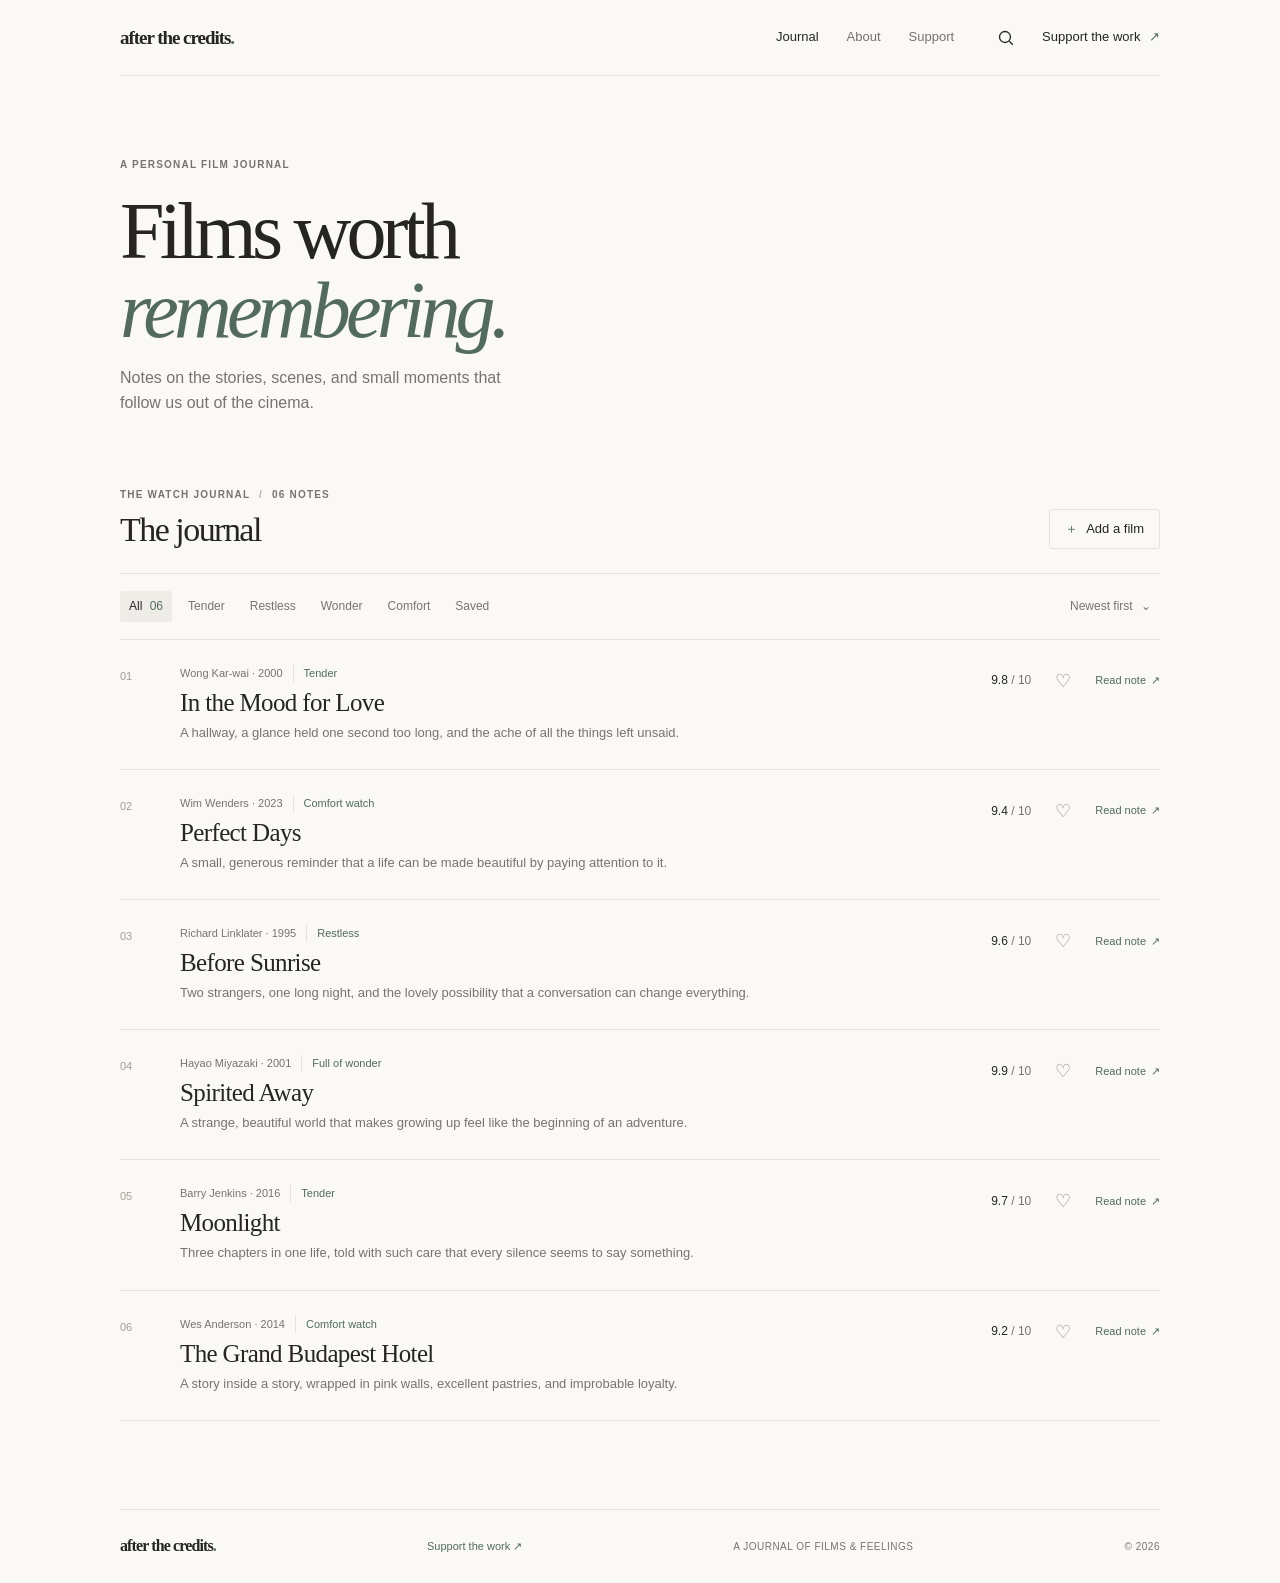
<file: index.html>
<!doctype html>
<html lang="en">
  <head>
    <meta charset="utf-8" />
    <meta name="viewport" content="width=device-width, initial-scale=1" />
    <meta name="theme-color" content="#faf9f6" />
    <meta name="description" content="A personal journal about the films that stay with us." />
    <title>After the Credits — Notes on films we love</title>
    <link rel="stylesheet" href="styles.css" />
  </head>
  <body>
    <header class="site-header">
      <a class="wordmark" href="./index.html#top" aria-label="After the Credits home">after the credits<span>.</span></a>
      <nav class="main-nav" aria-label="Main navigation">
        <a class="nav-link active" href="./index.html#journal">Journal</a>
        <a class="nav-link" href="./index.html#about">About</a>
        <a class="nav-link" href="./support.html">Support</a>
      </nav>
      <div class="header-actions">
        <button class="icon-button search-toggle" aria-label="Open search" title="Search the journal"><svg viewBox="0 0 24 24" aria-hidden="true"><circle cx="10.8" cy="10.8" r="6.6"></circle><path d="m16 16 4.2 4.2"></path></svg></button>
        <a class="header-cta" href="./support.html">Support the work <span aria-hidden="true">↗</span></a>
        <button class="icon-button menu-toggle" aria-label="Open menu" aria-expanded="false"><span></span><span></span></button>
      </div>
    </header>
    <div class="search-panel" aria-hidden="true">
      <label for="site-search">Search the journal</label>
      <div><svg viewBox="0 0 24 24" aria-hidden="true"><circle cx="10.8" cy="10.8" r="6.6"></circle><path d="m16 16 4.2 4.2"></path></svg><input id="site-search" type="search" placeholder="Title, filmmaker, or feeling" autocomplete="off" /><button class="close-search" aria-label="Close search">Esc</button></div>
    </div>

    <main id="top">
      <section class="intro" id="about" aria-labelledby="intro-title">
        <p class="eyebrow">A PERSONAL FILM JOURNAL</p>
        <h1 id="intro-title">Films worth<br /><em>remembering.</em></h1>
        <p class="intro-text">Notes on the stories, scenes, and small moments that follow us out of the cinema.</p>
      </section>

      <section class="journal-section" id="journal" aria-labelledby="journal-title">
        <div class="section-heading">
          <div><p class="eyebrow">THE WATCH JOURNAL <span class="eyebrow-divider">/</span> <span id="issue-count">06</span> NOTES</p><h2 id="journal-title">The journal</h2></div>
          <button class="add-film-button" id="add-film-button" type="button"><span aria-hidden="true">＋</span> Add a film</button>
        </div>
        <div class="filter-row" role="group" aria-label="Filter posts by mood">
          <div class="filter-pills">
            <button class="filter-pill selected" data-filter="all">All <span id="post-count">06</span></button>
            <button class="filter-pill" data-filter="tender">Tender</button>
            <button class="filter-pill" data-filter="restless">Restless</button>
            <button class="filter-pill" data-filter="wonder">Wonder</button>
            <button class="filter-pill" data-filter="comfort">Comfort</button>
            <button class="filter-pill" data-filter="saved">Saved</button>
          </div>
          <button class="sort-button" id="sort-button">Newest first <span aria-hidden="true">⌄</span></button>
        </div>
        <div class="search-status" aria-live="polite"></div>
        <div class="post-grid" id="post-grid" aria-live="polite"></div>
        <div class="empty-state" hidden><h3>No notes found.</h3><p>Try another title, filmmaker, or feeling.</p><button class="reset-search">Clear filters</button></div>
      </section>
    </main>

    <main id="article-page" hidden>
      <article class="longform-article">
        <header class="article-header">
          <a class="back-journal" href="./index.html#journal"><span aria-hidden="true">←</span> All notes</a>
          <p class="eyebrow" id="article-kicker">A FILM NOTE</p>
          <h1 id="article-page-title"></h1>
          <p class="article-page-dek" id="article-page-dek"></p>
          <div class="article-meta"><span id="article-page-director"></span><span id="article-page-year"></span><span id="article-page-rating"></span></div>
        </header>
        <div class="article-page-content">
          <div class="article-prose" id="article-content"></div>
          <div class="article-page-actions"><button class="edit-entry" type="button">Edit note</button><button class="delete-entry" type="button">Delete note</button></div>
        </div>
      </article>
      <section class="article-not-found" hidden><h1>This note isn’t here.</h1><p>It may have been removed from this browser.</p><a href="./index.html#journal">Return to the journal <span aria-hidden="true">↗</span></a></section>
    </main>

    <footer class="site-footer"><a class="wordmark" href="./index.html#top">after the credits<span>.</span></a><a class="footer-support" href="./support.html">Support the work <span aria-hidden="true">↗</span></a><span class="footer-note">A JOURNAL OF FILMS & FEELINGS</span><span class="footer-copy">© <span id="year"></span></span></footer>

    <dialog class="add-dialog" aria-labelledby="add-dialog-title">
      <button class="dialog-close add-dialog-close" type="button" aria-label="Close form">×</button>
      <div class="add-dialog-body">
        <p class="eyebrow">YOUR WATCH JOURNAL</p>
        <h2 id="add-dialog-title">Add a film</h2>
        <p class="add-dialog-intro">A title is enough to start. Add a few details if you like.</p>
        <form id="add-film-form">
          <label class="form-field full-field">FILM TITLE <span>*</span><input name="title" type="text" maxlength="100" placeholder="Film title" required /></label>
          <div class="form-field-row">
            <label class="form-field">DIRECTOR<input name="director" type="text" maxlength="80" placeholder="Director" /></label>
            <label class="form-field">YEAR<input name="year" type="number" min="1888" max="2100" placeholder="2025" /></label>
          </div>
          <div class="form-field-row">
            <label class="form-field">MOOD<select name="mood"><option value="unfiled">Choose later</option><option value="tender">Tender</option><option value="restless">Restless</option><option value="wonder">Full of wonder</option><option value="comfort">Comfort watch</option></select></label>
            <label class="form-field">YOUR RATING <span class="optional-label">OPTIONAL</span><input name="rating" type="number" min="1" max="10" step="0.1" placeholder="8.5 / 10" /></label>
          </div>
          <label class="form-field full-field">YOUR REVIEW <span class="optional-label">OPTIONAL</span><textarea name="note" rows="8" maxlength="40000" placeholder="Write as much or as little as you like…"></textarea></label>
          <p class="form-feedback add-form-feedback" aria-live="polite"></p>
          <div class="form-actions"><button class="cancel-add" type="button">Cancel</button><button class="submit-add" type="submit">Add note <span aria-hidden="true">↗</span></button></div>
        </form>
      </div>
    </dialog>
    <script src="script.js"></script>
  </body>
</html>
</file>
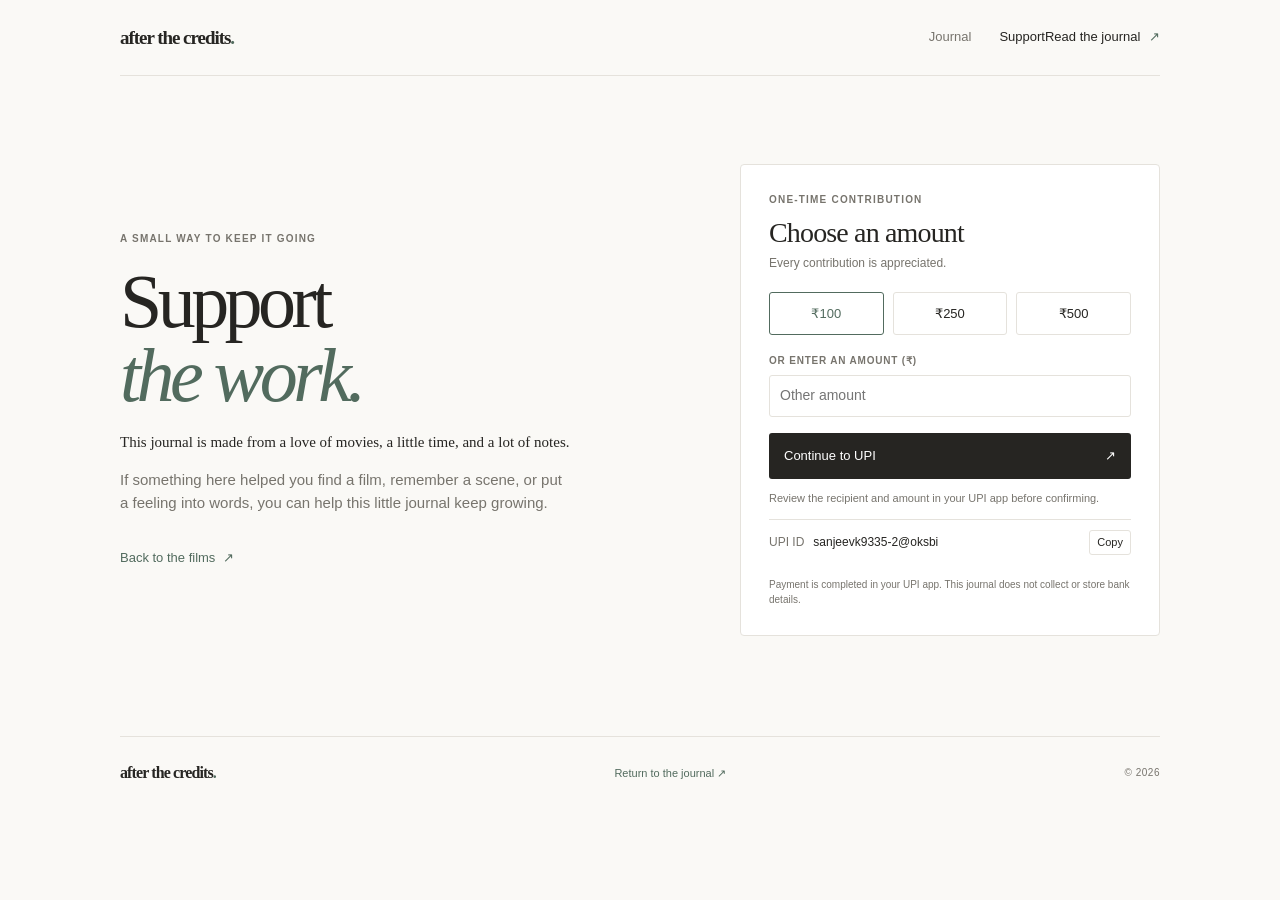
<file: support.html>
<!doctype html>
<html lang="en">
  <head>
    <meta charset="utf-8" />
    <meta name="viewport" content="width=device-width, initial-scale=1" />
    <meta name="theme-color" content="#faf9f6" />
    <meta name="description" content="Support After the Credits and help keep the film journal going." />
    <title>Support the work — After the Credits</title>
    <link rel="stylesheet" href="styles.css" />
  </head>
  <body class="support-page">
    <header class="site-header support-site-header">
      <a class="wordmark" href="./index.html#top" aria-label="After the Credits home">after the credits<span>.</span></a>
      <nav class="main-nav" aria-label="Main navigation">
        <a class="nav-link" href="./index.html#journal">Journal</a>
        <a class="nav-link active" href="./support.html" aria-current="page">Support</a>
      </nav>
      <a class="header-cta" href="./index.html#journal">Read the journal <span aria-hidden="true">↗</span></a>
    </header>

    <main class="support-main">
      <section class="support-layout" aria-labelledby="support-title">
        <div class="support-copy">
          <p class="eyebrow">A SMALL WAY TO KEEP IT GOING</p>
          <h1 id="support-title">Support<br /><em>the work.</em></h1>
          <p class="support-lede">This journal is made from a love of movies, a little time, and a lot of notes.</p>
          <p>If something here helped you find a film, remember a scene, or put a feeling into words, you can help this little journal keep growing.</p>
          <a class="support-back-link" href="./index.html#journal">Back to the films <span aria-hidden="true">↗</span></a>
        </div>

        <section class="contribution-card" aria-labelledby="contribution-title">
          <p class="eyebrow">ONE-TIME CONTRIBUTION</p>
          <h2 id="contribution-title">Choose an amount</h2>
          <p class="contribution-intro">Every contribution is appreciated.</p>
          <div class="amount-options" role="group" aria-label="Suggested contribution in Indian rupees">
            <button class="amount-option selected" type="button" data-amount="100" aria-pressed="true" disabled>₹100</button>
            <button class="amount-option" type="button" data-amount="250" aria-pressed="false" disabled>₹250</button>
            <button class="amount-option" type="button" data-amount="500" aria-pressed="false" disabled>₹500</button>
          </div>
          <label class="form-field contribution-custom">OR ENTER AN AMOUNT (₹)
            <input id="custom-amount" type="number" min="1" step="1" inputmode="numeric" placeholder="Other amount" disabled />
          </label>
          <a class="contribute-button" id="contribution-link" href="#" aria-disabled="true">Continue to UPI <span aria-hidden="true">↗</span></a>
          <p class="support-status" id="support-status" role="status">Contributions are being set up. Please check back soon.</p>
          <div class="upi-details" id="upi-details" hidden>
            <span class="upi-label">UPI ID</span>
            <strong id="upi-id-display"></strong>
            <button class="copy-upi" id="copy-upi" type="button">Copy</button>
          </div>
          <p class="payment-note">Payment is completed in your UPI app. This journal does not collect or store bank details.</p>
        </section>
      </section>
    </main>

    <footer class="site-footer"><a class="wordmark" href="./index.html#top">after the credits<span>.</span></a><a class="footer-support" href="./index.html#journal">Return to the journal <span aria-hidden="true">↗</span></a><span class="footer-copy">© <span id="year"></span></span></footer>
    <script src="support-config.js"></script>
    <script src="support.js"></script>
  </body>
</html>
</file>
<file: styles.css>
:root {
  --paper: #faf9f6;
  --surface: #fff;
  --ink: #262522;
  --muted: #77746d;
  --line: #e5e2dc;
  --accent: #526b5e;
  --serif: Georgia, "Times New Roman", serif;
  --sans: -apple-system, BlinkMacSystemFont, "Segoe UI", sans-serif;
  --page: 1040px;
}

* { box-sizing: border-box; }
html { scroll-behavior: smooth; scroll-padding-top: 32px; }
body {
  margin: 0;
  background: var(--paper);
  color: var(--ink);
  font-family: var(--sans);
  font-size: 15px;
  line-height: 1.55;
  -webkit-font-smoothing: antialiased;
}
[hidden] { display: none !important; }
a { color: inherit; text-decoration: none; }
button, input, select, textarea { font: inherit; }
button { color: inherit; }
button:focus-visible, a:focus-visible, input:focus-visible, select:focus-visible, textarea:focus-visible {
  outline: 2px solid var(--accent);
  outline-offset: 3px;
}

.site-header {
  width: min(calc(100% - 48px), var(--page));
  height: 76px;
  margin: 0 auto;
  display: flex;
  align-items: center;
  justify-content: space-between;
  border-bottom: 1px solid var(--line);
  position: relative;
  z-index: 5;
}
.wordmark {
  font: 600 19px/1 var(--serif);
  letter-spacing: -.055em;
  white-space: nowrap;
}
.wordmark span { color: var(--accent); }
.main-nav { display: flex; align-items: center; gap: 28px; margin-left: auto; margin-right: 34px; }
.nav-link { color: var(--muted); font-size: 13px; transition: color .2s ease; }
.nav-link:hover, .nav-link.active { color: var(--ink); }
.header-actions { display: flex; align-items: center; gap: 18px; }
.icon-button {
  width: 36px;
  height: 36px;
  padding: 8px;
  border: 0;
  background: transparent;
  cursor: pointer;
}
.icon-button svg, .search-panel svg { width: 100%; height: 100%; fill: none; stroke: currentColor; stroke-width: 1.6; }
.header-cta { font-size: 13px; }
.header-cta span { margin-left: 5px; color: var(--accent); }
.menu-toggle { display: none; }

.search-panel {
  display: none;
  width: min(calc(100% - 48px), var(--page));
  margin: 0 auto;
  padding: 18px 0 20px;
  border-bottom: 1px solid var(--line);
}
.search-panel.open { display: block; }
.search-panel label { display: block; margin-bottom: 8px; color: var(--muted); font-size: 11px; }
.search-panel > div { display: flex; align-items: center; gap: 12px; }
.search-panel svg { flex: 0 0 18px; color: var(--muted); }
.search-panel input { flex: 1; min-width: 0; border: 0; background: transparent; color: var(--ink); font-size: 17px; outline: 0; }
.search-panel input:focus-visible { outline: 0; }
.close-search { border: 0; background: transparent; color: var(--muted); cursor: pointer; font-size: 12px; }

.intro, .journal-section { width: min(calc(100% - 48px), var(--page)); margin: 0 auto; }
.intro { padding: 82px 0 72px; }
.eyebrow { margin: 0; color: var(--muted); font-size: 10px; font-weight: 600; letter-spacing: .12em; line-height: 1.4; }
.intro h1 {
  margin: 20px 0 16px;
  font: 400 clamp(52px, 7.5vw, 80px)/.99 var(--serif);
  letter-spacing: -.06em;
}
.intro h1 em { color: var(--accent); font-weight: 400; }
.intro-text { max-width: 420px; margin: 0; color: var(--muted); font-size: 16px; }

.journal-section { padding: 0 0 88px; }
.section-heading { display: flex; align-items: end; justify-content: space-between; gap: 24px; padding-bottom: 24px; border-bottom: 1px solid var(--line); }
.eyebrow-divider { margin: 0 5px; color: #b3afa5; }
.section-heading h2 { margin: 8px 0 0; font: 400 34px/1.15 var(--serif); letter-spacing: -.045em; }
.add-film-button {
  min-height: 40px;
  padding: 0 15px;
  border: 1px solid var(--line);
  border-radius: 3px;
  background: transparent;
  cursor: pointer;
  font-size: 13px;
  transition: background .2s ease, border-color .2s ease;
}
.add-film-button:hover { border-color: var(--ink); background: var(--surface); }
.add-film-button span { margin-right: 5px; color: var(--accent); }
.filter-row { display: flex; align-items: center; justify-content: space-between; gap: 18px; padding: 17px 0; border-bottom: 1px solid var(--line); }
.filter-pills { display: flex; align-items: center; gap: 7px; flex-wrap: wrap; }
.filter-pill, .sort-button {
  padding: 6px 9px;
  border: 0;
  border-radius: 3px;
  background: transparent;
  color: var(--muted);
  cursor: pointer;
  font-size: 12px;
  white-space: nowrap;
}
.filter-pill:hover, .sort-button:hover { color: var(--ink); }
.filter-pill.selected { background: #eeece6; color: var(--ink); }
.filter-pill span { margin-left: 4px; color: var(--accent); }
.sort-button { flex: 0 0 auto; }
.sort-button span { margin-left: 5px; }
.search-status { min-height: 0; color: var(--muted); font-size: 12px; }
.search-status:not(:empty) { padding: 13px 0 0; }
.post-grid { border-bottom: 1px solid var(--line); }
.post-card {
  display: grid;
  grid-template-columns: 42px minmax(0, 1fr) auto;
  gap: 18px;
  align-items: start;
  padding: 25px 0 26px;
  border-bottom: 1px solid var(--line);
}
.post-card:last-child { border-bottom: 0; }
.film-index { padding-top: 4px; color: #a29e94; font: 11px/1.4 var(--sans); font-variant-numeric: tabular-nums; }
.film-main { min-width: 0; }
.film-meta { display: flex; align-items: center; gap: 10px; color: var(--muted); font-size: 11px; }
.film-meta .mood { padding-left: 10px; border-left: 1px solid var(--line); color: var(--accent); }
.film-title { margin: 6px 0 5px; font: 400 25px/1.2 var(--serif); letter-spacing: -.025em; }
.film-title a:hover { color: var(--accent); }
.film-excerpt { max-width: 660px; margin: 0; color: var(--muted); font-size: 13px; }
.film-side { display: flex; align-items: center; gap: 18px; padding-top: 2px; }
.rating { color: var(--muted); font-size: 12px; white-space: nowrap; }
.rating strong { color: var(--ink); font-weight: 500; }
.save-button { width: 28px; height: 28px; padding: 0; border: 0; background: transparent; color: #8c8981; cursor: pointer; font-size: 18px; line-height: 1; }
.save-button.saved { color: var(--accent); }
.read-link { display: inline-flex; align-items: center; gap: 5px; color: var(--accent); font-size: 11px; white-space: nowrap; }
.read-link:hover { color: var(--ink); }
.empty-state { padding: 50px 0; text-align: center; }
.empty-state h3 { margin: 0 0 6px; font: 400 26px var(--serif); }
.empty-state p { margin: 0 0 16px; color: var(--muted); font-size: 13px; }
.reset-search { padding: 7px 11px; border: 1px solid var(--line); border-radius: 3px; background: transparent; cursor: pointer; font-size: 12px; }
.reset-search:hover { background: var(--surface); }

.site-footer {
  width: min(calc(100% - 48px), var(--page));
  min-height: 74px;
  margin: 0 auto;
  display: flex;
  align-items: center;
  justify-content: space-between;
  gap: 16px;
  border-top: 1px solid var(--line);
}
.site-footer .wordmark { font-size: 16px; }
.footer-note, .footer-copy { color: var(--muted); font-size: 10px; letter-spacing: .05em; }
.footer-support { color: var(--accent); font-size: 11px; }

#article-page { min-height: 65vh; }
.longform-article { padding: 54px 24px 88px; }
.article-header { max-width: 760px; margin: 0 auto; }
.back-journal { display: inline-block; margin-bottom: 43px; color: var(--muted); font-size: 12px; }
.back-journal:hover { color: var(--accent); }
.back-journal span { margin-right: 5px; }
.article-header .eyebrow { margin-bottom: 16px; }
.article-header h1 { max-width: 740px; margin: 0; font: 400 clamp(42px, 7vw, 68px)/1.02 var(--serif); letter-spacing: -.055em; }
.article-page-dek { max-width: 650px; margin: 18px 0 22px; color: var(--muted); font: 19px/1.5 var(--serif); }
.article-meta { display: flex; flex-wrap: wrap; gap: 14px; color: var(--muted); font-size: 12px; }
.article-meta span + span { padding-left: 14px; border-left: 1px solid var(--line); }
.article-page-content { max-width: 680px; margin: 40px auto 0; }
.article-prose { font: 18px/1.85 var(--serif); }
.article-prose p { margin: 0 0 1.5em; }
.article-page-actions { display: flex; gap: 10px; padding-top: 25px; border-top: 1px solid var(--line); }
.article-page-actions button { padding: 7px 11px; border: 1px solid var(--line); border-radius: 3px; background: transparent; color: var(--muted); cursor: pointer; font-size: 12px; }
.article-page-actions button:hover { border-color: var(--ink); color: var(--ink); }
.article-page-actions .delete-entry:hover { border-color: #a24e45; color: #a24e45; }
.article-not-found { max-width: 680px; min-height: 60vh; margin: 0 auto; padding: 100px 24px; }
.article-not-found h1 { margin: 0; font: 400 44px/1.1 var(--serif); }
.article-not-found p { color: var(--muted); }
.article-not-found a { color: var(--accent); font-size: 13px; }

.add-dialog {
  width: min(600px, calc(100% - 28px));
  max-height: min(90vh, 900px);
  padding: 0;
  border: 1px solid var(--line);
  border-radius: 4px;
  background: var(--paper);
  color: var(--ink);
  box-shadow: 0 20px 80px #201e1933;
}
.add-dialog::backdrop { background: #201e1955; }
.add-dialog-body { padding: 37px 40px 32px; overflow-y: auto; }
.dialog-close { position: absolute; top: 15px; right: 17px; width: 32px; height: 32px; border: 0; background: transparent; color: var(--muted); cursor: pointer; font-size: 25px; font-weight: 300; }
.add-dialog h2 { margin: 10px 0 7px; font: 400 35px/1.15 var(--serif); letter-spacing: -.04em; }
.add-dialog-intro { margin: 0 0 24px; color: var(--muted); font-size: 13px; }
#add-film-form { display: grid; gap: 15px; }
.form-field { display: grid; gap: 6px; color: var(--muted); font-size: 10px; font-weight: 600; letter-spacing: .08em; }
.form-field > span:first-child { display: inline; color: var(--accent); }
.form-field input, .form-field select, .form-field textarea { width: 100%; min-height: 42px; padding: 9px 10px; border: 1px solid var(--line); border-radius: 3px; background: var(--surface); color: var(--ink); font-size: 14px; font-weight: 400; letter-spacing: 0; }
.form-field textarea { min-height: 145px; resize: vertical; line-height: 1.55; }
.form-field-row { display: grid; grid-template-columns: 1fr 1fr; gap: 14px; }
.optional-label { float: right; color: #9c988e; font-size: 9px; font-weight: 400; }
.form-feedback { min-height: 0; margin: 0; color: var(--muted); font-size: 12px; }
.form-actions { display: flex; justify-content: flex-end; gap: 10px; margin-top: 3px; }
.form-actions button { min-height: 40px; padding: 0 14px; border: 1px solid var(--line); border-radius: 3px; background: transparent; cursor: pointer; font-size: 13px; }
.form-actions .submit-add { border-color: var(--ink); background: var(--ink); color: white; }
.form-actions .submit-add:hover { background: var(--accent); border-color: var(--accent); }

.support-main { min-height: 68vh; }
.support-layout {
  width: min(calc(100% - 48px), var(--page));
  margin: 0 auto;
  padding: 88px 0 100px;
  display: grid;
  grid-template-columns: minmax(0, 1fr) minmax(340px, 420px);
  align-items: center;
  gap: clamp(48px, 9vw, 120px);
}
.support-copy h1 { margin: 18px 0; font: 400 clamp(56px, 7vw, 76px)/.98 var(--serif); letter-spacing: -.06em; }
.support-copy h1 em { color: var(--accent); font-weight: 400; }
.support-copy > p:not(.eyebrow) { max-width: 450px; color: var(--muted); font-size: 15px; }
.support-copy .support-lede { color: var(--ink) !important; font: 21px/1.5 var(--serif); }
.support-back-link { display: inline-block; margin-top: 18px; color: var(--accent); font-size: 13px; }
.support-back-link span { margin-left: 4px; }
.contribution-card { padding: 28px; border: 1px solid var(--line); border-radius: 4px; background: var(--surface); }
.contribution-card h2 { margin: 9px 0 4px; font: 400 28px/1.2 var(--serif); letter-spacing: -.03em; }
.contribution-intro { margin: 0 0 20px; color: var(--muted); font-size: 12px; }
.amount-options { display: grid; grid-template-columns: repeat(3, 1fr); gap: 9px; margin-bottom: 18px; }
.amount-option { min-height: 43px; border: 1px solid var(--line); border-radius: 3px; background: transparent; cursor: pointer; font-size: 13px; }
.amount-option:not(:disabled):hover, .amount-option.selected:not(:disabled) { border-color: var(--accent); color: var(--accent); }
.amount-option:disabled { color: #a19e96; cursor: not-allowed; }
.contribution-custom { margin-bottom: 16px; }
.contribute-button { display: flex; min-height: 46px; align-items: center; justify-content: space-between; margin-top: 4px; padding: 0 15px; border-radius: 3px; background: var(--ink); color: white; font-size: 13px; transition: background .2s ease; }
.contribute-button:not(.is-disabled):hover { background: var(--accent); }
.contribute-button.is-disabled { background: #d7d4ce; color: #77746d; cursor: not-allowed; }
.support-status { min-height: 18px; margin: 11px 0; color: var(--muted); font-size: 11px; }
.upi-details { display: flex; align-items: center; gap: 9px; padding: 10px 0; border-top: 1px solid var(--line); font-size: 12px; }
.upi-label { color: var(--muted); }
.upi-details strong { overflow-wrap: anywhere; font-weight: 500; }
.copy-upi { margin-left: auto; padding: 3px 7px; border: 1px solid var(--line); border-radius: 3px; background: transparent; cursor: pointer; font-size: 11px; }
.copy-upi:hover { border-color: var(--ink); }
.payment-note { margin: 12px 0 0; color: var(--muted); font-size: 10px; line-height: 1.5; }
.support-site-header .main-nav { margin-right: 0; }

@media (max-width: 700px) {
  .site-header, .intro, .journal-section, .site-footer { width: calc(100% - 36px); }
  .site-header { height: 66px; }
  .wordmark { font-size: 17px; }
  .main-nav { display: none; position: absolute; z-index: 4; top: 65px; left: 0; right: 0; margin: 0; padding: 16px 18px; border-bottom: 1px solid var(--line); background: var(--paper); }
  .main-nav.open { display: flex; }
  .header-actions { gap: 8px; }
  .header-cta { display: none; }
  .menu-toggle { display: block; position: relative; }
  .menu-toggle span { position: absolute; left: 8px; width: 18px; height: 1px; background: var(--ink); }
  .menu-toggle span:first-child { top: 13px; }
  .menu-toggle span:last-child { top: 20px; }
  .intro { padding: 64px 0 55px; }
  .intro h1 { font-size: clamp(50px, 14vw, 72px); }
  .intro-text { max-width: 350px; font-size: 15px; }
  .section-heading { align-items: center; }
  .section-heading h2 { font-size: 30px; }
  .add-film-button { min-height: 38px; padding: 0 10px; font-size: 12px; white-space: nowrap; }
  .filter-row { align-items: flex-start; flex-direction: column; gap: 8px; }
  .filter-pills { gap: 4px; }
  .post-card { grid-template-columns: 25px minmax(0, 1fr); gap: 10px; padding: 21px 0; }
  .film-side { grid-column: 2; padding-top: 2px; }
  .film-title { font-size: 23px; }
  .film-excerpt { font-size: 12px; }
  .footer-note { display: none; }
  .longform-article { padding: 34px 20px 64px; }
  .back-journal { margin-bottom: 36px; }
  .article-page-content { margin-top: 32px; }
  .article-prose { font-size: 17px; }
  .support-layout { grid-template-columns: 1fr; gap: 38px; padding: 61px 0 72px; }
  .support-copy h1 { font-size: clamp(56px, 14vw, 72px); }
  .contribution-card { max-width: 500px; }
  .support-site-header .main-nav { display: flex; position: static; z-index: auto; margin: 0; padding: 0; border: 0; background: transparent; gap: 14px; }
}

@media (max-width: 430px) {
  .section-heading { align-items: flex-start; flex-direction: column; gap: 15px; }
  .filter-pills { max-width: 100%; }
  .form-field-row { grid-template-columns: 1fr; }
  .add-dialog-body { padding: 32px 22px 24px; }
  .footer-copy { font-size: 9px; }
}
</file>
